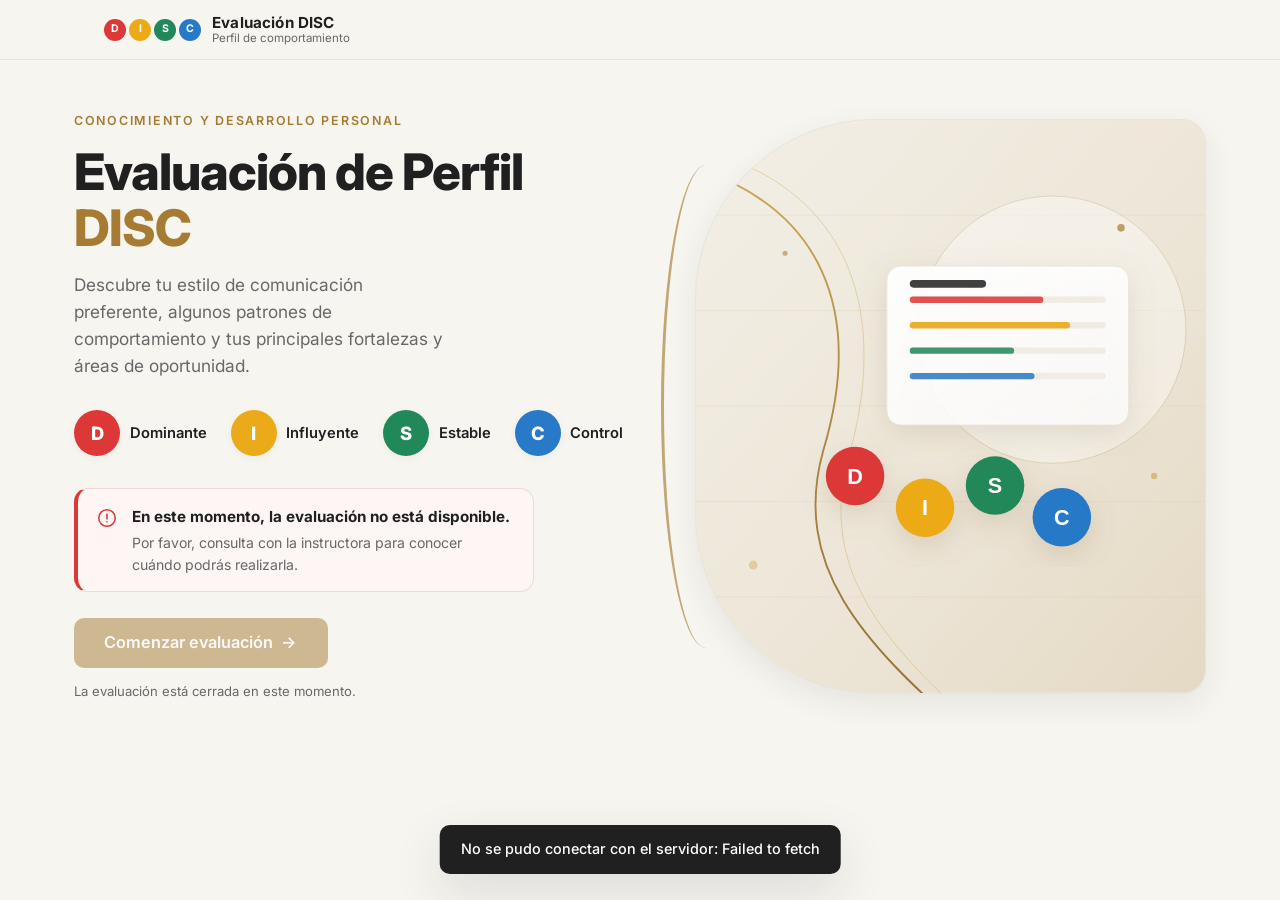
<file: index.html>
<!DOCTYPE html>
<html lang="es">
<head>
  <meta charset="UTF-8">
  <meta name="viewport" content="width=device-width, initial-scale=1.0">
  <meta name="description" content="Evaluación de perfil DISC — descubre tu estilo de comunicación preferente, patrones de comportamiento y tus principales fortalezas y áreas de oportunidad.">
  <title>Evaluación DISC</title>
  <link rel="icon" type="image/png" href="assets/logo-disc.png">
  <link rel="preconnect" href="https://fonts.googleapis.com">
  <link rel="preconnect" href="https://fonts.gstatic.com" crossorigin>
  <!-- Inter con respaldo a fuentes del sistema si no hay conexión -->
  <link href="https://fonts.googleapis.com/css2?family=Inter:wght@400;500;600;700;800&display=swap" rel="stylesheet">
  <link rel="stylesheet" href="styles.css">
</head>
<body>

  <!-- ==========================================================
       Encabezado de identidad (discreto, todas las pantallas)
  =========================================================== -->
  <header class="site-header">
    <div class="site-header__inner">
      <a href="#" class="brand" id="brandHome" aria-label="Ir al inicio de la evaluación DISC">
        <span class="brand__mark" aria-hidden="true">
          <span class="brand__dot brand__dot--d">D</span>
          <span class="brand__dot brand__dot--i">I</span>
          <span class="brand__dot brand__dot--s">S</span>
          <span class="brand__dot brand__dot--c">C</span>
        </span>
        <span class="brand__text">
          <strong>Evaluación DISC</strong>
          <small>Perfil de comportamiento</small>
        </span>
      </a>
      <nav class="site-nav" aria-label="Navegación principal">
        <span class="nav-step" id="navStep" hidden></span>
      </nav>
    </div>
  </header>

  <main id="appMain">

    <!-- ==========================================================
         PANTALLA 1 — INICIO
    =========================================================== -->
    <section class="screen screen--home is-active" id="screen-home" aria-labelledby="homeTitle">
      <div class="home">
        <div class="home__content">
          <p class="eyebrow">Conocimiento y desarrollo personal</p>
          <h1 id="homeTitle" class="home__title">Evaluación de Perfil <span class="text-gold">DISC</span></h1>
          <p class="home__lead">
            Descubre tu estilo de comunicación preferente, algunos patrones de comportamiento y tus principales fortalezas y áreas de oportunidad.
          </p>

          <ul class="disc-badges" aria-label="Las cuatro dimensiones DISC">
            <li class="disc-badge disc-badge--d">
              <span class="disc-badge__circle" aria-hidden="true">D</span>
              <span class="disc-badge__label">Dominante</span>
            </li>
            <li class="disc-badge disc-badge--i">
              <span class="disc-badge__circle" aria-hidden="true">I</span>
              <span class="disc-badge__label">Influyente</span>
            </li>
            <li class="disc-badge disc-badge--s">
              <span class="disc-badge__circle" aria-hidden="true">S</span>
              <span class="disc-badge__label">Estable</span>
            </li>
            <li class="disc-badge disc-badge--c">
              <span class="disc-badge__circle" aria-hidden="true">C</span>
              <span class="disc-badge__label">Control</span>
            </li>
          </ul>

          <!-- Aviso de evaluación cerrada (oculto cuando está activa) -->
          <div class="closed-banner" id="closedBanner" hidden role="status">
            <svg class="closed-banner__icon" viewBox="0 0 24 24" fill="none" stroke="currentColor" stroke-width="1.7" aria-hidden="true">
              <circle cx="12" cy="12" r="9"/>
              <path d="M12 8v5" stroke-linecap="round"/>
              <circle cx="12" cy="16.2" r="0.9" fill="currentColor" stroke="none"/>
            </svg>
            <div>
              <p class="closed-banner__title">En este momento, la evaluación no está disponible.</p>
              <p class="closed-banner__text">Por favor, consulta con la instructora para conocer cuándo podrás realizarla.</p>
            </div>
          </div>

          <div class="home__actions">
            <button type="button" class="btn btn--primary btn--lg" id="btnStart">
              Comenzar evaluación <span class="btn__arrow" aria-hidden="true">→</span>
            </button>
            <p class="home__note" id="homeNote">Tu respuesta es personal y confidencial.</p>
          </div>
        </div>

        <div class="home__visual" aria-hidden="true">
          <!-- Imagen local: composición abstracta profesional (sin dependencias externas) -->
          <div class="home__visual-frame">
            <img src="assets/hero.svg" alt="" class="home__visual-img" width="800" height="900">
          </div>
          <div class="home__curve"></div>
        </div>
      </div>
    </section>

    <!-- ==========================================================
         PANTALLA 2 — DATOS DEL PARTICIPANTE
    =========================================================== -->
    <section class="screen" id="screen-register" aria-labelledby="registerTitle" hidden>
      <div class="step-wrap">
        <div class="step-progress" aria-hidden="true">
          <span class="step-progress__item is-done">1</span>
          <span class="step-progress__line is-done"></span>
          <span class="step-progress__item is-current">2</span>
          <span class="step-progress__line"></span>
          <span class="step-progress__item">3</span>
          <span class="step-progress__line"></span>
          <span class="step-progress__item">4</span>
        </div>

        <div class="card card--form">
          <div class="card__header">
            <div class="card__icon" aria-hidden="true">
              <svg viewBox="0 0 24 24" fill="none" stroke="currentColor" stroke-width="1.6">
                <circle cx="12" cy="8" r="3.6"/>
                <path d="M4.8 19.2c1.3-3.2 4-4.8 7.2-4.8s5.9 1.6 7.2 4.8" stroke-linecap="round"/>
              </svg>
            </div>
            <div>
              <h2 id="registerTitle" class="card__title">Datos del participante</h2>
              <p class="card__subtitle">Por favor, completa la siguiente información.</p>
            </div>
          </div>

          <form id="participantForm" novalidate>
            <div class="form-grid">
              <div class="field field--full">
                <label class="field__label" for="fullName">Nombre completo <span class="field__required" aria-hidden="true">*</span></label>
                <div class="input-wrap">
                  <svg class="input-icon" viewBox="0 0 24 24" fill="none" stroke="currentColor" stroke-width="1.6" aria-hidden="true">
                    <circle cx="12" cy="8" r="3.6"/>
                    <path d="M4.8 19.2c1.3-3.2 4-4.8 7.2-4.8s5.9 1.6 7.2 4.8" stroke-linecap="round"/>
                  </svg>
                  <input class="input" type="text" id="fullName" name="fullName"
                         placeholder="Ej. María Rodríguez" autocomplete="name"
                         aria-describedby="fullNameError" required>
                </div>
                <p class="field__error" id="fullNameError" role="alert" hidden></p>
              </div>

              <div class="field">
                <label class="field__label" for="email">Correo electrónico <span class="field__optional">(opcional)</span></label>
                <div class="input-wrap">
                  <svg class="input-icon" viewBox="0 0 24 24" fill="none" stroke="currentColor" stroke-width="1.6" aria-hidden="true">
                    <rect x="3.2" y="5.4" width="17.6" height="13.2" rx="2.4"/>
                    <path d="M4 7.2l8 5.6 8-5.6" stroke-linecap="round"/>
                  </svg>
                  <input class="input" type="email" id="email" name="email"
                         placeholder="Ej. maria@empresa.com" autocomplete="email"
                         aria-describedby="emailError">
                </div>
                <p class="field__error" id="emailError" role="alert" hidden></p>
              </div>

              <div class="field">
                <label class="field__label" for="position">Puesto <span class="field__optional">(opcional)</span></label>
                <div class="input-wrap">
                  <svg class="input-icon" viewBox="0 0 24 24" fill="none" stroke="currentColor" stroke-width="1.6" aria-hidden="true">
                    <rect x="3.4" y="7.6" width="17.2" height="12" rx="2.2"/>
                    <path d="M9 7.6V6.4A1.8 1.8 0 0 1 10.8 4.6h2.4A1.8 1.8 0 0 1 15 6.4v1.2" stroke-linecap="round"/>
                  </svg>
                  <input class="input" type="text" id="position" name="position"
                         placeholder="Ej. Coordinadora" autocomplete="organization-title">
                </div>
              </div>

              <div class="field field--full">
                <label class="field__label" for="company">Empresa <span class="field__optional">(opcional)</span></label>
                <div class="input-wrap">
                  <svg class="input-icon" viewBox="0 0 24 24" fill="none" stroke="currentColor" stroke-width="1.6" aria-hidden="true">
                    <rect x="4.4" y="4.2" width="10.4" height="15.6" rx="1.6"/>
                    <path d="M14.8 9.6h4.4a1.4 1.4 0 0 1 1.4 1.4v8.8" stroke-linecap="round"/>
                    <path d="M7.4 8h4.4M7.4 11.4h4.4M7.4 14.8h4.4" stroke-linecap="round"/>
                  </svg>
                  <input class="input" type="text" id="company" name="company"
                         placeholder="Ej. Empresa ABC" autocomplete="organization">
                </div>
              </div>
            </div>

            <div class="card__footer">
              <button type="button" class="btn btn--ghost" id="btnBackHome">← Volver al inicio</button>
              <button type="submit" class="btn btn--primary">Siguiente <span class="btn__arrow" aria-hidden="true">→</span></button>
            </div>
          </form>
        </div>
      </div>
    </section>

    <!-- ==========================================================
         PANTALLA 3 — INSTRUCCIONES
    =========================================================== -->
    <section class="screen" id="screen-instructions" aria-labelledby="instructionsTitle" hidden>
      <div class="step-wrap step-wrap--wide">
        <div class="card">
          <div class="card__header">
            <div class="card__icon" aria-hidden="true">
              <svg viewBox="0 0 24 24" fill="none" stroke="currentColor" stroke-width="1.6">
                <path d="M5 5.6A1.6 1.6 0 0 1 6.6 4h10.8A1.6 1.6 0 0 1 19 5.6v12.8a1.6 1.6 0 0 1-1.6 1.6H6.6A1.6 1.6 0 0 1 5 18.4z"/>
                <path d="M8.4 8.4h7.2M8.4 12h7.2M8.4 15.6h4.4" stroke-linecap="round"/>
              </svg>
            </div>
            <div>
              <h2 id="instructionsTitle" class="card__title">Instrucciones</h2>
              <p class="card__subtitle">Antes de comenzar, lee cuidadosamente las indicaciones.</p>
            </div>
          </div>

          <div class="instruction-highlights">
            <article class="instruction-card instruction-card--most">
              <span class="instruction-card__tag">
                <svg viewBox="0 0 24 24" fill="none" stroke="currentColor" stroke-width="2" aria-hidden="true">
                  <path d="M5 12.8l4.4 4.4L19 7.6" stroke-linecap="round" stroke-linejoin="round"/>
                </svg>
                4 · Más me representa
              </span>
              <h3 class="instruction-card__title">La característica que más se parece a ti</h3>
              <p class="instruction-card__text">Asigna el 4 a la opción que mejor describe tu comportamiento habitual.</p>
            </article>

            <article class="instruction-card instruction-card--least">
              <span class="instruction-card__tag">
                <svg viewBox="0 0 24 24" fill="none" stroke="currentColor" stroke-width="2" aria-hidden="true">
                  <path d="M6.5 12h11" stroke-linecap="round"/>
                </svg>
                1 · Menos me representa
              </span>
              <h3 class="instruction-card__title">La característica que menos se parece a ti</h3>
              <p class="instruction-card__text">Asigna el 1 a la opción que menos describe tu comportamiento habitual. Usa el 2 y el 3 para las demás, sin repetir números en el grupo.</p>
            </article>
          </div>

          <div class="tips">
            <h3 class="tips__title">Recomendaciones</h3>
            <ul class="tips__list">
              <li>
                <svg viewBox="0 0 24 24" fill="none" stroke="currentColor" stroke-width="1.8" aria-hidden="true"><path d="M5 12.8l4.4 4.4L19 7.6" stroke-linecap="round" stroke-linejoin="round"/></svg>
                No hay respuestas correctas o incorrectas.
              </li>
              <li>
                <svg viewBox="0 0 24 24" fill="none" stroke="currentColor" stroke-width="1.8" aria-hidden="true"><path d="M5 12.8l4.4 4.4L19 7.6" stroke-linecap="round" stroke-linejoin="round"/></svg>
                Responde pensando en tu comportamiento habitual.
              </li>
              <li>
                <svg viewBox="0 0 24 24" fill="none" stroke="currentColor" stroke-width="1.8" aria-hidden="true"><path d="M5 12.8l4.4 4.4L19 7.6" stroke-linecap="round" stroke-linejoin="round"/></svg>
                Lee cada grupo de palabras con atención.
              </li>
              <li>
                <svg viewBox="0 0 24 24" fill="none" stroke="currentColor" stroke-width="1.8" aria-hidden="true"><path d="M5 12.8l4.4 4.4L19 7.6" stroke-linecap="round" stroke-linejoin="round"/></svg>
                Responde con sinceridad.
              </li>
              <li>
                <svg viewBox="0 0 24 24" fill="none" stroke="currentColor" stroke-width="1.8" aria-hidden="true"><path d="M5 12.8l4.4 4.4L19 7.6" stroke-linecap="round" stroke-linejoin="round"/></svg>
                Sigue las instrucciones específicas que aparecen en cada grupo.
              </li>
            </ul>
          </div>

          <!-- TODO(GAS): adaptar este texto a las reglas exactas del cuestionario
               original de la instructora antes de publicar. -->

          <div class="card__footer">
            <button type="button" class="btn btn--ghost" id="btnBackRegister">← Anterior</button>
            <button type="button" class="btn btn--primary" id="btnStartQuestions">
              Comenzar evaluación <span class="btn__arrow" aria-hidden="true">→</span>
            </button>
          </div>
        </div>
      </div>
    </section>

    <!-- ==========================================================
         PANTALLA 4 — FORMULARIO DE EVALUACIÓN
    =========================================================== -->
    <section class="screen" id="screen-questions" aria-labelledby="questionsTitle" hidden>
      <div class="step-wrap step-wrap--wide">
        <div class="card card--quiz">
          <div class="quiz-top">
            <div class="quiz-top__row">
              <div class="quiz-top__identity">
                <span class="disc-dots" aria-hidden="true">
                  <i class="dot dot--d"></i><i class="dot dot--i"></i><i class="dot dot--s"></i><i class="dot dot--c"></i>
                </span>
                <div>
                  <h2 id="questionsTitle" class="card__title">Evaluación DISC</h2>
                  <p class="card__subtitle">Lee las opciones y responde siguiendo las instrucciones de la evaluación.</p>
                </div>
              </div>
            </div>
            <div class="progress" role="progressbar" aria-valuemin="0" aria-valuemax="100"
                 aria-valuenow="0" aria-label="Progreso de la evaluación" id="quizProgress">
              <div class="progress__bar" id="quizProgressBar" style="width: 0%"></div>
            </div>
          </div>

          <div class="quiz-body">
            <div class="quiz-instruction" id="quizInstruction">
              En cada columna asigna un valor del <strong>1 al 4</strong>, sin repetir números: <strong>4</strong> es lo que <strong>más</strong> se parece a ti y <strong>1</strong> lo que <strong>menos</strong> se parece a ti.
            </div>
            <ul class="option-list" id="optionList" aria-label="Características del grupo"></ul>
          </div>

          <div class="quiz-message" id="quizMessage" role="alert" hidden></div>

          <div class="card__footer">
            <button type="button" class="btn btn--ghost" id="btnPrevGroup">← Anterior</button>
            <button type="button" class="btn btn--primary" id="btnNextGroup">
              Siguiente <span class="btn__arrow" aria-hidden="true">→</span>
            </button>
          </div>
        </div>
      </div>
    </section>

    <!-- ==========================================================
         PANTALLA 5 — CONFIRMACIÓN Y PROCESAMIENTO
    =========================================================== -->
    <section class="screen" id="screen-processing" aria-labelledby="processingTitle" hidden>
      <div class="step-wrap">
        <div class="card card--center processing-card">
          <div class="processing-icon" aria-hidden="true">
            <svg class="processing-icon__check" viewBox="0 0 24 24" fill="none" stroke="currentColor" stroke-width="1.8">
              <path d="M5 12.8l4.4 4.4L19 7.6" stroke-linecap="round" stroke-linejoin="round"/>
            </svg>
            <span class="processing-icon__ring"></span>
          </div>
          <h2 id="processingTitle" class="processing-card__title">¡Listo!</h2>
          <p class="processing-card__text">Has completado la evaluación.</p>
          <p class="processing-card__sub" id="processingSub">Estamos preparando tus resultados y tu reporte personalizado.</p>

          <div class="loader" aria-hidden="true"><span></span><span></span><span></span></div>

          <!-- Error de envío (solo se muestra si falla la futura integración) -->
          <div class="send-error" id="sendError" hidden role="alert">
            <p>No pudimos procesar tus respuestas. Por favor, inténtalo de nuevo.</p>
            <button type="button" class="btn btn--primary" id="btnRetry">Reintentar</button>
            <p class="send-error__detail" id="sendErrorDetail"></p>
          </div>
        </div>
      </div>
    </section>

    <!-- ==========================================================
         PANTALLA 6 — RESULTADOS
    =========================================================== -->
    <section class="screen" id="screen-results" aria-labelledby="resultsTitle" hidden>
      <div class="step-wrap step-wrap--wide">

        <p class="results-eyebrow" id="resultsTitle">Tu perfil predominante es:</p>

        <div class="results-hero" id="resultsHero">
          <div class="results-hero__badges" id="resultLetter" aria-hidden="true"></div>
          <div class="results-hero__info">
            <h2 class="results-hero__name" id="resultName">El Influyente</h2>
            <p class="results-hero__desc" id="resultDesc"></p>
            <div class="results-hero__meta">
              <span class="meta-chip">
                <svg viewBox="0 0 24 24" fill="none" stroke="currentColor" stroke-width="1.6" aria-hidden="true"><circle cx="12" cy="8" r="3.4"/><path d="M5.2 19c1.2-2.9 3.7-4.4 6.8-4.4s5.6 1.5 6.8 4.4" stroke-linecap="round"/></svg>
                <span id="resultParticipant">Participante</span>
              </span>
              <span class="meta-chip">
                <svg viewBox="0 0 24 24" fill="none" stroke="currentColor" stroke-width="1.6" aria-hidden="true"><rect x="4" y="5.4" width="16" height="14" rx="2"/><path d="M8 3.6v3.2M16 3.6v3.2M4 10h16" stroke-linecap="round"/></svg>
                <span id="resultDate">—</span>
              </span>
            </div>
          </div>
        </div>

        <section class="card results-affinity" aria-labelledby="affinityTitle">
          <h3 id="affinityTitle" class="section-title">Afinidad con otros perfiles</h3>
          <div id="affinityContent"></div>
        </section>

        <div class="results-grid">
          <section class="card results-scores" aria-labelledby="scoresTitle">
            <h3 id="scoresTitle" class="section-title">Puntuaciones por dimensión</h3>
            <div class="score-radar" id="scoreRadar"></div>
            <ul class="score-bars" id="scoreBars"></ul>
            <p class="scores-note">Porcentaje de tu valoración total por dimensión.</p>
          </section>

          <section class="card results-report" aria-labelledby="reportTitle">
            <h3 id="reportTitle" class="section-title">Tu informe</h3>
            <p class="results-report__text">
              Obtén una descripción detallada de tu perfil: características, comportamiento laboral,
              comunicación, fortalezas y recomendaciones de desarrollo.
            </p>
            <div class="results-report__actions">
              <button type="button" class="btn btn--primary" id="btnViewReport">Ver reporte completo</button>
              <div class="results-report__downloads" id="downloadButtons"></div>
            </div>
            <button type="button" class="link-btn" id="btnRestart">← Volver al inicio</button>
          </section>
        </div>
      </div>
    </section>

  </main>

  <footer class="site-footer">
    <p>DISC · Desarrollado por savlabscr.com · © 2026</p>
  </footer>

  <!-- ==========================================================
       Vista previa del reporte (modal HTML con datos ficticios)
  =========================================================== -->
  <div class="modal" id="reportModal" hidden>
    <div class="modal__backdrop" data-close-modal></div>
    <div class="modal__dialog" role="dialog" aria-modal="true" aria-labelledby="reportModalTitle">
      <header class="modal__header">
        <div>
          <p class="modal__eyebrow">Vista previa del informe</p>
          <h2 id="reportModalTitle" class="modal__title">Reporte de perfil DISC</h2>
        </div>
        <button type="button" class="modal__close" data-close-modal aria-label="Cerrar reporte">×</button>
      </header>
      <div class="modal__body" id="reportModalBody"></div>
      <footer class="modal__footer">
        <p class="modal__footnote">El PDF incluye el nombre del participante y la fecha de la evaluación.</p>
        <button type="button" class="btn btn--ghost" data-close-modal>Cerrar</button>
      </footer>
    </div>
  </div>

  <!-- Versión imprimible del informe (solo visible al imprimir / guardar PDF) -->
  <div id="printReport" class="print-report" aria-hidden="true"></div>

  <!-- Aviso flotante (toasts) -->
  <div class="toast" id="toast" role="status" aria-live="polite" hidden></div>

  <script src="config.js"></script>
  <script src="reports.js"></script>
  <script src="app.js"></script>
</body>
</html>
</file>
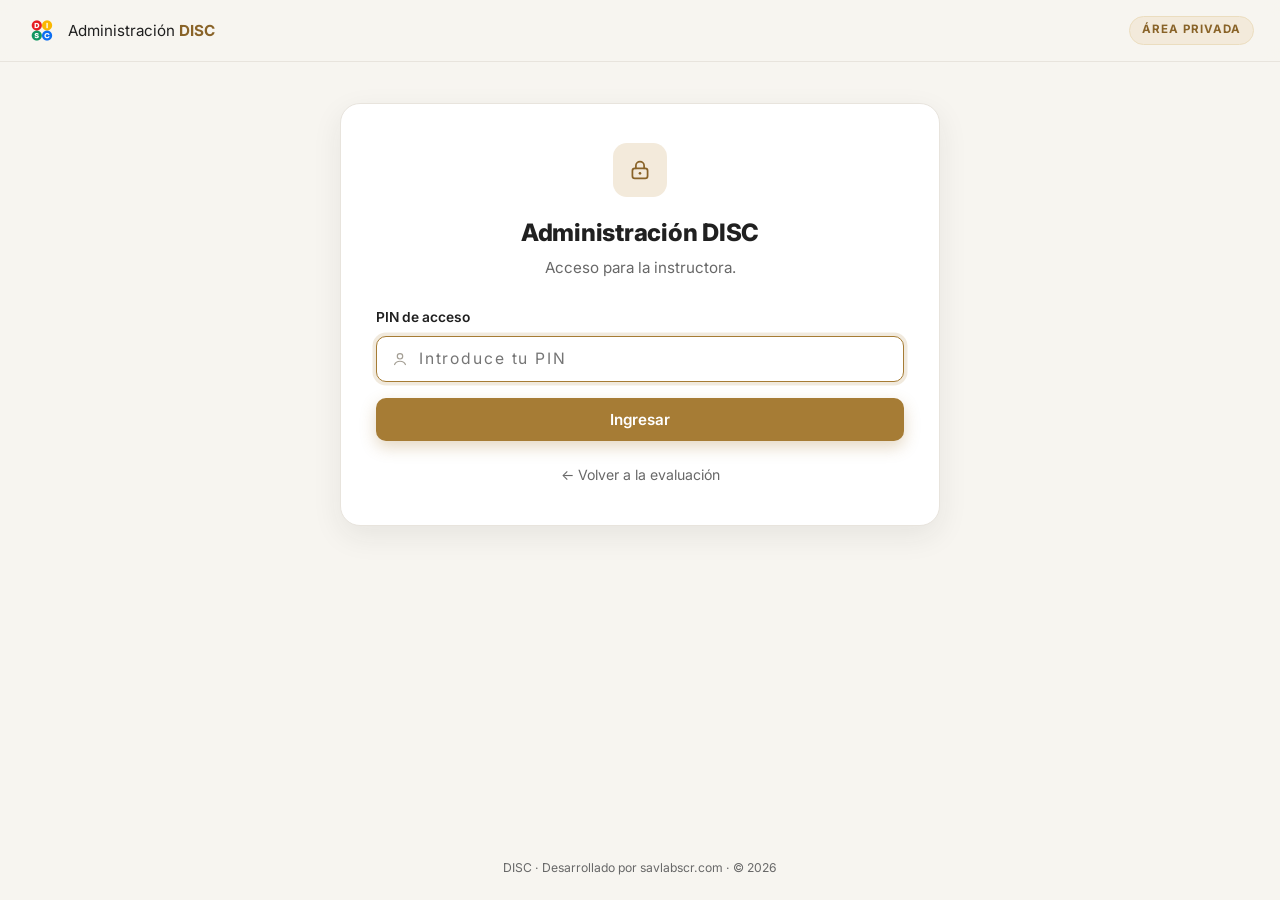
<file: admin.html>
<!DOCTYPE html>
<html lang="es">
<head>
  <meta charset="UTF-8">
  <meta name="viewport" content="width=device-width, initial-scale=1.0">
  <meta name="robots" content="noindex, nofollow">
  <title>Administración · Evaluación DISC</title>
  <link rel="icon" type="image/png" href="assets/logo-disc.png">
  <link href="https://fonts.googleapis.com/css2?family=Inter:wght@400;500;600;700;800&display=swap" rel="stylesheet">
  <link rel="stylesheet" href="admin.css">
</head>
<body>

  <header class="admin-header">
    <a href="index.html" class="admin-brand" aria-label="Ir a la página de participantes">
      <img class="admin-brand__logo" src="assets/logo-disc.png" alt="" width="32" height="32">
      <span>Administración <strong>DISC</strong></span>
    </a>
    <span class="admin-header__tag">Área privada</span>
  </header>

  <main class="admin-main">

    <!-- ==========================================================
         ACCESO ADMINISTRATIVO
    =========================================================== -->
    <section class="admin-view" id="viewLogin">
      <div class="admin-card">
        <div class="admin-card__icon" aria-hidden="true">
          <svg viewBox="0 0 24 24" fill="none" stroke="currentColor" stroke-width="1.6">
            <rect x="5" y="10.4" width="14" height="9.4" rx="2.2"/>
            <path d="M8.2 10.4V8a3.8 3.8 0 0 1 7.6 0v2.4" stroke-linecap="round"/>
            <circle cx="12" cy="15.1" r="1.2" fill="currentColor" stroke="none"/>
          </svg>
        </div>
        <h1 class="admin-card__title">Administración DISC</h1>
        <p class="admin-card__subtitle">Acceso para la instructora.</p>

        <form id="loginForm" novalidate>
          <label class="field__label" for="pin">PIN de acceso</label>
          <div class="input-wrap">
            <svg class="input-icon" viewBox="0 0 24 24" fill="none" stroke="currentColor" stroke-width="1.6" aria-hidden="true">
              <path d="M15.6 8.4a3.6 3.6 0 1 1-7.2 0 3.6 3.6 0 0 1 7.2 0z"/>
              <path d="M4.8 19.4c1.1-2.9 3.7-4.4 7.2-4.4s6.1 1.5 7.2 4.4" stroke-linecap="round"/>
            </svg>
            <input class="input" type="password" id="pin" inputmode="numeric"
                   placeholder="Introduce tu PIN" autocomplete="off"
                   aria-describedby="pinError" required>
          </div>
          <p class="field__error" id="pinError" role="alert" hidden></p>

          <button type="submit" class="btn btn--primary btn--block" id="btnLogin">
            Ingresar
          </button>
        </form>

        <a class="back-link" href="index.html">← Volver a la evaluación</a>
      </div>
    </section>

    <!-- ==========================================================
         PANEL ADMINISTRATIVO
    =========================================================== -->
    <section class="admin-view" id="viewPanel" hidden>
      <div class="panel-head">
        <div>
          <h1 class="panel-head__title">Control de la evaluación</h1>
          <p class="panel-head__subtitle">Administra la disponibilidad del formulario.</p>
        </div>
        <div class="panel-head__actions">
          <span class="status-pill" id="statusPill">
            <span class="status-pill__dot" aria-hidden="true"></span>
            <span id="statusPillText">Comprobando…</span>
          </span>
          <button type="button" class="btn btn--ghost" id="btnLogout">Cerrar sesión</button>
        </div>
      </div>

      <div class="admin-card admin-card--wide">
        <div class="switch-row">
          <div class="switch-row__info">
            <h2 class="switch-row__title">Estado actual</h2>
            <p class="switch-row__state" id="stateLabel">—</p>
            <p class="switch-row__hint" id="stateHint">
              Cuando la evaluación está activa, los participantes pueden iniciar
              y completar el formulario desde la página pública.
            </p>
          </div>

          <label class="switch" for="activeToggle">
            <input type="checkbox" id="activeToggle" role="switch"
                   aria-describedby="stateHint">
            <span class="switch__track" aria-hidden="true"><span class="switch__thumb"></span></span>
            <span class="switch__text" id="switchText">Activar</span>
          </label>
        </div>

        <div class="divider" role="presentation"></div>

        <div class="effect-box">
          <h3 class="effect-box__title">Efecto del cambio</h3>
          <p class="effect-box__text" id="effectText">
            Al desactivar, la página pública mostrará el aviso de evaluación no
            disponible y bloqueará el botón de inicio. El estado se comparte con
            la página de participantes.
          </p>
        </div>

        <div class="toast" id="adminToast" role="status" aria-live="polite" hidden></div>
      </div>

      <div class="admin-card admin-card--wide qr-card">
        <h2 class="switch-row__title">Código QR de la evaluación</h2>
        <p class="switch-row__hint">Los participantes pueden escanearlo para entrar a la evaluación.</p>
        <div class="qr-card__body">
          <canvas id="qrCanvas" class="qr-card__canvas" aria-label="Código QR de la evaluación"></canvas>
          <div class="qr-card__info">
            <p class="qr-card__url" id="qrUrl"></p>
            <div class="qr-card__actions">
              <button type="button" class="btn btn--primary" id="btnCopyQr">Copiar PNG</button>
              <button type="button" class="btn btn--outline" id="btnDownloadQr">Descargar PNG</button>
            </div>
          </div>
        </div>
      </div>

      <a class="back-link back-link--center" href="index.html">← Ver la página de participantes</a>
    </section>

  </main>

  <footer class="admin-footer">
    <p>DISC · Desarrollado por savlabscr.com · © 2026</p>
  </footer>

  <script src="assets/vendor/qrcode.js"></script>
  <script src="config.js"></script>
  <script src="admin.js"></script>
</body>
</html>
</file>
<file: styles.css>
/* ==========================================================================
   Evaluación DISC — Estilos globales
   Paleta y lenguaje visual según propuesta de diseño.
   ========================================================================== */

:root {
  --bg: #F7F5F0;
  --surface: #FFFFFF;
  --text: #202020;
  --text-soft: #686868;
  --gold: #A67C35;
  --gold-dark: #896328;
  --gold-soft: #F3EADB;
  --red: #DC3838;
  --yellow: #EBAA19;
  --green: #21885A;
  --blue: #2879C7;
  --border: #E8E4DD;
  --danger: #C0392B;
  --success: #21885A;

  --radius: 14px;
  --radius-lg: 20px;
  --shadow-sm: 0 2px 8px rgba(32, 32, 32, 0.05);
  --shadow-md: 0 10px 30px rgba(32, 32, 32, 0.08);
  --shadow-lg: 0 18px 50px rgba(32, 32, 32, 0.12);

  --font: "Inter", -apple-system, BlinkMacSystemFont, "Segoe UI", Roboto,
    Helvetica, Arial, sans-serif;

  --ease: cubic-bezier(0.22, 0.61, 0.36, 1);
}

/* --------------------------------------------------------------------------
   Base
-------------------------------------------------------------------------- */
*,
*::before,
*::after {
  box-sizing: border-box;
}

html {
  -webkit-text-size-adjust: 100%;
}

body {
  margin: 0;
  min-height: 100vh;
  display: flex;
  flex-direction: column;
  font-family: var(--font);
  background: var(--bg);
  color: var(--text);
  line-height: 1.55;
  -webkit-font-smoothing: antialiased;
}

img {
  max-width: 100%;
  display: block;
}

button {
  font-family: inherit;
}

[hidden] {
  display: none !important;
}

:focus-visible {
  outline: 2.5px solid var(--gold);
  outline-offset: 2px;
  border-radius: 6px;
}

.text-gold {
  color: var(--gold);
}

/* --------------------------------------------------------------------------
   Encabezado y pie
-------------------------------------------------------------------------- */
.site-header {
  position: sticky;
  top: 0;
  z-index: 40;
  background: rgba(247, 245, 240, 0.92);
  backdrop-filter: blur(8px);
  border-bottom: 1px solid var(--border);
}

.site-header__inner {
  max-width: 1120px;
  margin: 0 auto;
  padding: 0.85rem 1.5rem;
  display: flex;
  align-items: center;
  justify-content: space-between;
  gap: 1rem;
}

.brand {
  display: inline-flex;
  align-items: center;
  gap: 0.7rem;
  text-decoration: none;
  color: inherit;
}

.brand__mark {
  display: inline-flex;
  gap: 3px;
}

.brand__dot {
  width: 22px;
  height: 22px;
  border-radius: 50%;
  display: inline-flex;
  align-items: center;
  justify-content: center;
  color: #fff;
  font-size: 0.66rem;
  font-weight: 700;
}

.brand__dot--d { background: var(--red); }
.brand__dot--i { background: var(--yellow); }
.brand__dot--s { background: var(--green); }
.brand__dot--c { background: var(--blue); }

.brand__text {
  display: flex;
  flex-direction: column;
  line-height: 1.2;
}

.brand__text strong {
  font-size: 0.95rem;
  font-weight: 700;
  letter-spacing: 0.01em;
}

.brand__text small {
  font-size: 0.72rem;
  color: var(--text-soft);
}

.nav-step {
  font-size: 0.8rem;
  font-weight: 600;
  color: var(--gold);
  background: var(--gold-soft);
  border: 1px solid #EBDDBF;
  padding: 0.35rem 0.85rem;
  border-radius: 999px;
  white-space: nowrap;
}

.site-footer {
  margin-top: auto;
  padding: 1.6rem 1.5rem;
  text-align: center;
  font-size: 0.78rem;
  color: var(--text-soft);
}

.site-footer p {
  margin: 0;
}

/* --------------------------------------------------------------------------
   Pantallas (navegación SPA)
-------------------------------------------------------------------------- */
.screen {
  display: none;
  animation: screenIn 0.45s var(--ease);
}

.screen.is-active {
  display: block;
}

@keyframes screenIn {
  from {
    opacity: 0;
    transform: translateY(10px);
  }
  to {
    opacity: 1;
    transform: translateY(0);
  }
}

@media (prefers-reduced-motion: reduce) {
  .screen,
  .screen.is-active {
    animation: none;
  }
  * {
    transition-duration: 0.01ms !important;
  }
}

/* --------------------------------------------------------------------------
   Pantalla 1 — Inicio
-------------------------------------------------------------------------- */
.screen--home.is-active {
  display: flex;
}

.home {
  width: 100%;
  max-width: 1180px;
  margin: 0 auto;
  padding: 3.2rem 1.5rem 4rem;
  display: grid;
  grid-template-columns: minmax(0, 1.05fr) minmax(0, 0.95fr);
  gap: 3.5rem;
  align-items: center;
}

.eyebrow {
  margin: 0 0 0.8rem;
  font-size: 0.78rem;
  font-weight: 600;
  letter-spacing: 0.14em;
  text-transform: uppercase;
  color: var(--gold);
}

.home__title {
  margin: 0 0 1rem;
  font-size: clamp(2.1rem, 4.2vw, 3.15rem);
  line-height: 1.12;
  font-weight: 800;
  letter-spacing: -0.02em;
}

.home__lead {
  margin: 0 0 1.9rem;
  font-size: 1.08rem;
  color: var(--text-soft);
  max-width: 34ch;
}

.disc-badges {
  list-style: none;
  margin: 0 0 2rem;
  padding: 0;
  display: flex;
  flex-wrap: wrap;
  gap: 1.1rem 1.5rem;
}

.disc-badge {
  display: inline-flex;
  align-items: center;
  gap: 0.6rem;
}

.disc-badge__circle {
  width: 46px;
  height: 46px;
  border-radius: 50%;
  display: inline-flex;
  align-items: center;
  justify-content: center;
  color: #fff;
  font-weight: 800;
  font-size: 1.15rem;
  box-shadow: var(--shadow-sm);
}

.disc-badge--d .disc-badge__circle { background: var(--red); }
.disc-badge--i .disc-badge__circle { background: var(--yellow); }
.disc-badge--s .disc-badge__circle { background: var(--green); }
.disc-badge--c .disc-badge__circle { background: var(--blue); }

.disc-badge__label {
  font-size: 0.92rem;
  font-weight: 600;
}

.closed-banner {
  display: flex;
  gap: 0.85rem;
  align-items: flex-start;
  background: #FDF6F5;
  border: 1px solid #F3D7D4;
  border-left: 4px solid var(--red);
  border-radius: var(--radius);
  padding: 1rem 1.15rem;
  margin-bottom: 1.6rem;
  color: #7A2E28;
  max-width: 46ch;
}

.closed-banner__icon {
  width: 22px;
  height: 22px;
  flex-shrink: 0;
  margin-top: 2px;
  color: var(--red);
}

.closed-banner__title {
  margin: 0 0 0.2rem;
  font-weight: 700;
  font-size: 0.95rem;
  color: var(--text);
}

.closed-banner__text {
  margin: 0;
  font-size: 0.88rem;
  color: var(--text-soft);
}

.home__actions {
  display: flex;
  flex-direction: column;
  align-items: flex-start;
  gap: 0.8rem;
}

.home__note {
  margin: 0;
  font-size: 0.82rem;
  color: var(--text-soft);
}

/* Composición visual derecha con curva dorada */
.home__visual {
  position: relative;
  min-height: 420px;
}

.home__visual-frame {
  position: relative;
  overflow: hidden;
  border-radius: 180px 24px 24px 180px;
  box-shadow: var(--shadow-md);
  border: 1px solid var(--border);
  background: #EDE6D8;
  z-index: 1;
}

.home__visual-img {
  width: 100%;
  height: 100%;
  object-fit: cover;
  aspect-ratio: 8 / 9;
}

.home__curve {
  position: absolute;
  left: -34px;
  top: 8%;
  bottom: 8%;
  width: 90px;
  border-left: 3px solid var(--gold);
  border-radius: 50%;
  opacity: 0.65;
  z-index: 2;
}

/* --------------------------------------------------------------------------
   Estructura de pasos (pantallas 2 a 6)
-------------------------------------------------------------------------- */
.step-wrap {
  max-width: 660px;
  margin: 0 auto;
  padding: 2.6rem 1.5rem 3.5rem;
}

.step-wrap--wide {
  max-width: 920px;
}

/* Indicador de pasos (registro) */
.step-progress {
  display: flex;
  align-items: center;
  justify-content: center;
  gap: 0;
  margin-bottom: 1.6rem;
}

.step-progress__item {
  width: 30px;
  height: 30px;
  border-radius: 50%;
  display: inline-flex;
  align-items: center;
  justify-content: center;
  font-size: 0.78rem;
  font-weight: 700;
  color: var(--text-soft);
  background: var(--surface);
  border: 1.5px solid var(--border);
  flex-shrink: 0;
}

.step-progress__item.is-done {
  background: var(--gold);
  border-color: var(--gold);
  color: #fff;
}

.step-progress__item.is-current {
  background: var(--gold-soft);
  border-color: var(--gold);
  color: var(--gold-dark);
}

.step-progress__line {
  width: 42px;
  height: 1.5px;
  background: var(--border);
}

.step-progress__line.is-done {
  background: var(--gold);
}

/* --------------------------------------------------------------------------
   Tarjetas
-------------------------------------------------------------------------- */
.card {
  background: var(--surface);
  border: 1px solid var(--border);
  border-radius: var(--radius-lg);
  box-shadow: var(--shadow-md);
  padding: 2.2rem 2.4rem;
}

.card--center {
  text-align: center;
}

.card__header {
  display: flex;
  align-items: flex-start;
  gap: 1rem;
  margin-bottom: 1.8rem;
}

.card__icon {
  width: 46px;
  height: 46px;
  border-radius: 12px;
  background: var(--gold-soft);
  color: var(--gold-dark);
  display: inline-flex;
  align-items: center;
  justify-content: center;
  flex-shrink: 0;
}

.card__icon svg {
  width: 24px;
  height: 24px;
}

.card__title {
  margin: 0 0 0.2rem;
  font-size: 1.45rem;
  font-weight: 700;
  letter-spacing: -0.01em;
}

.card__subtitle {
  margin: 0;
  color: var(--text-soft);
  font-size: 0.95rem;
}

.card__footer {
  display: flex;
  justify-content: space-between;
  align-items: center;
  gap: 1rem;
  margin-top: 2rem;
  flex-wrap: wrap;
}

/* --------------------------------------------------------------------------
   Botones
-------------------------------------------------------------------------- */
.btn {
  display: inline-flex;
  align-items: center;
  justify-content: center;
  gap: 0.5rem;
  border: none;
  border-radius: 10px;
  padding: 0.78rem 1.5rem;
  font-size: 0.95rem;
  font-weight: 600;
  cursor: pointer;
  transition: background 0.2s var(--ease), color 0.2s var(--ease),
    box-shadow 0.2s var(--ease), transform 0.15s var(--ease),
    border-color 0.2s var(--ease);
  text-decoration: none;
  line-height: 1.2;
}

.btn:active {
  transform: translateY(1px);
}

.btn--primary {
  background: var(--gold);
  color: #fff;
  box-shadow: 0 6px 16px rgba(166, 124, 53, 0.3);
}

.btn--primary:hover:not(:disabled) {
  background: var(--gold-dark);
  box-shadow: 0 8px 20px rgba(137, 99, 40, 0.36);
}

.btn--lg {
  padding: 0.95rem 1.9rem;
  font-size: 1.02rem;
}

.btn--ghost {
  background: transparent;
  color: var(--text-soft);
  padding-left: 0.6rem;
  padding-right: 0.6rem;
}

.btn--ghost:hover {
  color: var(--text);
}

.btn--outline {
  background: var(--surface);
  color: var(--gold-dark);
  border: 1.5px solid var(--gold);
}

.btn--outline:hover {
  background: var(--gold-soft);
}

.btn:disabled {
  opacity: 0.5;
  cursor: not-allowed;
  box-shadow: none;
}

.btn__arrow {
  transition: transform 0.2s var(--ease);
}

.btn:hover:not(:disabled) .btn__arrow {
  transform: translateX(3px);
}

.btn__icon {
  width: 18px;
  height: 18px;
}

.link-btn {
  background: none;
  border: none;
  color: var(--text-soft);
  font-size: 0.9rem;
  font-weight: 500;
  cursor: pointer;
  padding: 0.4rem 0;
  margin-top: 1rem;
  text-decoration: underline;
  text-underline-offset: 3px;
}

.link-btn:hover {
  color: var(--gold-dark);
}

/* --------------------------------------------------------------------------
   Formulario (pantalla 2)
-------------------------------------------------------------------------- */
.form-grid {
  display: grid;
  grid-template-columns: 1fr 1fr;
  gap: 1.25rem;
}

.field--full {
  grid-column: 1 / -1;
}

.field__label {
  display: block;
  font-size: 0.86rem;
  font-weight: 600;
  margin-bottom: 0.4rem;
}

.field__required {
  color: var(--red);
}

.field__optional {
  color: var(--text-soft);
  font-weight: 400;
  font-size: 0.8rem;
}

.input-wrap {
  position: relative;
}

.input-icon {
  position: absolute;
  left: 0.9rem;
  top: 50%;
  transform: translateY(-50%);
  width: 18px;
  height: 18px;
  color: #A39E94;
  pointer-events: none;
}

.input {
  width: 100%;
  border: 1.5px solid var(--border);
  border-radius: 10px;
  background: #FDFCFA;
  padding: 0.75rem 0.95rem 0.75rem 2.6rem;
  font-size: 0.95rem;
  font-family: inherit;
  color: var(--text);
  transition: border-color 0.2s var(--ease), box-shadow 0.2s var(--ease),
    background 0.2s var(--ease);
}

.input::placeholder {
  color: #B0AAA0;
}

.input:hover {
  border-color: #D8D2C7;
}

.input:focus {
  outline: none;
  border-color: var(--gold);
  background: #fff;
  box-shadow: 0 0 0 3.5px rgba(166, 124, 53, 0.16);
}

.input.is-invalid {
  border-color: var(--danger);
  background: #FDF7F6;
}

.input.is-invalid:focus {
  box-shadow: 0 0 0 3.5px rgba(192, 57, 43, 0.14);
}

.field__error {
  margin: 0.4rem 0 0;
  font-size: 0.82rem;
  color: var(--danger);
  font-weight: 500;
}

/* --------------------------------------------------------------------------
   Instrucciones (pantalla 3)
-------------------------------------------------------------------------- */
.instruction-highlights {
  display: grid;
  grid-template-columns: 1fr 1fr;
  gap: 1.1rem;
  margin-bottom: 1.8rem;
}

.instruction-card {
  border-radius: var(--radius);
  padding: 1.3rem 1.4rem;
  border: 1px solid var(--border);
}

.instruction-card--most {
  background: #F1F9F4;
  border-color: #CBE7D6;
  border-left: 4px solid var(--green);
}

.instruction-card--least {
  background: #FDF4F3;
  border-color: #F3D7D4;
  border-left: 4px solid var(--red);
}

.instruction-card__tag {
  display: inline-flex;
  align-items: center;
  gap: 0.4rem;
  font-size: 0.75rem;
  font-weight: 700;
  text-transform: uppercase;
  letter-spacing: 0.06em;
  margin-bottom: 0.6rem;
}

.instruction-card__tag svg {
  width: 15px;
  height: 15px;
}

.instruction-card--most .instruction-card__tag { color: var(--green); }
.instruction-card--least .instruction-card__tag { color: var(--red); }

.instruction-card__title {
  margin: 0 0 0.4rem;
  font-size: 1rem;
  font-weight: 700;
}

.instruction-card__text {
  margin: 0;
  font-size: 0.9rem;
  color: var(--text-soft);
}

.tips {
  background: #FBFAF7;
  border: 1px solid var(--border);
  border-radius: var(--radius);
  padding: 1.3rem 1.5rem;
}

.tips__title {
  margin: 0 0 0.8rem;
  font-size: 0.95rem;
  font-weight: 700;
}

.tips__list {
  list-style: none;
  margin: 0;
  padding: 0;
  display: grid;
  gap: 0.55rem;
}

.tips__list li {
  display: flex;
  gap: 0.6rem;
  align-items: flex-start;
  font-size: 0.92rem;
  color: var(--text-soft);
}

.tips__list svg {
  width: 17px;
  height: 17px;
  color: var(--gold);
  flex-shrink: 0;
  margin-top: 2px;
}

/* --------------------------------------------------------------------------
   Cuestionario (pantalla 4)
-------------------------------------------------------------------------- */
.card--quiz {
  padding: 0;
  overflow: hidden;
}

.quiz-top {
  padding: 1.8rem 2.2rem 1.3rem;
  border-bottom: 1px solid var(--border);
  background: linear-gradient(180deg, #FFFDF9 0%, #FFFFFF 100%);
}

.quiz-top__row {
  display: flex;
  justify-content: space-between;
  align-items: flex-start;
  gap: 1rem;
  margin-bottom: 1.1rem;
  flex-wrap: wrap;
}

.quiz-top__identity {
  display: flex;
  gap: 0.9rem;
  align-items: flex-start;
}

.disc-dots {
  display: inline-flex;
  gap: 4px;
  margin-top: 0.35rem;
}

.dot {
  width: 11px;
  height: 11px;
  border-radius: 50%;
  display: inline-block;
}

.dot--d { background: var(--red); }
.dot--i { background: var(--yellow); }
.dot--s { background: var(--green); }
.dot--c { background: var(--blue); }

.quiz-top__counter {
  font-size: 0.85rem;
  font-weight: 700;
  color: var(--gold-dark);
  background: var(--gold-soft);
  border: 1px solid #EBDDBF;
  padding: 0.4rem 0.9rem;
  border-radius: 999px;
  white-space: nowrap;
}

.progress {
  height: 8px;
  background: #F0ECE3;
  border-radius: 999px;
  overflow: hidden;
}

.progress__bar {
  height: 100%;
  border-radius: 999px;
  background: linear-gradient(90deg, var(--gold) 0%, #C9A24B 100%);
  transition: width 0.4s var(--ease);
}

.quiz-body {
  padding: 1.6rem 2.2rem 0.4rem;
}

.quiz-instruction {
  font-size: 0.95rem;
  color: var(--text-soft);
  margin-bottom: 1.2rem;
}

.option-list {
  list-style: none;
  margin: 0;
  padding: 0;
  display: grid;
  gap: 0.75rem;
}

/* Tarjeta de opción seleccionable */
.option {
  width: 100%;
  display: flex;
  align-items: center;
  gap: 0.95rem;
  text-align: left;
  background: var(--surface);
  border: 1.5px solid var(--border);
  border-radius: var(--radius);
  padding: 0.95rem 1.1rem;
  cursor: pointer;
  font-family: inherit;
  transition: border-color 0.18s var(--ease), background 0.18s var(--ease),
    box-shadow 0.18s var(--ease), transform 0.12s var(--ease);
}

.option:hover {
  border-color: #D8D2C7;
  background: #FFFDF9;
  transform: translateY(-1px);
}

.option:focus-visible {
  outline: 2.5px solid var(--gold);
  outline-offset: 2px;
}

/* Escala 1–4: valoración por característica */
.option.is-most {
  border-color: var(--green);
  background: #F1F9F4;
  box-shadow: 0 0 0 1px var(--green) inset;
}

.option.is-least {
  border-color: var(--red);
  background: #FDF4F3;
  box-shadow: 0 0 0 1px var(--red) inset;
}

.option.is-rated {
  border-color: var(--gold);
}

.scale {
  display: inline-flex;
  gap: 0.4rem;
  margin-left: auto;
  flex-shrink: 0;
}

.scale__btn {
  width: 40px;
  height: 40px;
  border-radius: 10px;
  border: 1.5px solid #CFC8BC;
  background: #fff;
  color: var(--text);
  font-family: inherit;
  font-size: 1rem;
  font-weight: 700;
  cursor: pointer;
  transition: border-color 0.18s var(--ease), background 0.18s var(--ease), color 0.18s var(--ease);
}

.scale__btn:hover {
  border-color: var(--gold);
}

.scale__btn:focus-visible {
  outline: 2.5px solid var(--gold);
  outline-offset: 2px;
}

/* Cuadro con número asignado */
.option.is-rated .scale__btn {
  color: #fff;
  border-color: transparent;
  background: var(--gold);
}

.option.is-most .scale__btn {
  background: var(--green);
}

.option.is-least .scale__btn {
  background: var(--red);
}

.option__disc-tag {
  width: 26px;
  height: 26px;
  border-radius: 50%;
  flex-shrink: 0;
  display: inline-flex;
  align-items: center;
  justify-content: center;
  color: #fff;
  font-size: 0.72rem;
  font-weight: 800;
}

.option__disc-tag--d { background: var(--red); }
.option__disc-tag--i { background: var(--yellow); }
.option__disc-tag--s { background: var(--green); }
.option__disc-tag--c { background: var(--blue); }

.quiz-message {
  margin: 1rem 2.2rem 0;
  padding: 0.8rem 1rem;
  border-radius: 10px;
  background: #FDF6F5;
  border: 1px solid #F3D7D4;
  color: var(--danger);
  font-size: 0.88rem;
  font-weight: 500;
}

.card--quiz .card__footer {
  margin: 1.6rem 2.2rem 2rem;
}

/* --------------------------------------------------------------------------
   Confirmación / procesamiento (pantalla 5)
-------------------------------------------------------------------------- */
.processing-card {
  padding: 3rem 2.4rem;
}

.processing-icon {
  position: relative;
  width: 84px;
  height: 84px;
  margin: 0 auto 1.4rem;
  border-radius: 50%;
  background: #F1F9F4;
  color: var(--green);
  display: flex;
  align-items: center;
  justify-content: center;
}

.processing-icon__check {
  width: 40px;
  height: 40px;
}

.processing-icon__ring {
  position: absolute;
  inset: -6px;
  border-radius: 50%;
  border: 2px solid transparent;
  border-top-color: var(--gold);
  border-right-color: var(--gold-soft);
  animation: spin 1.1s linear infinite;
}

@keyframes spin {
  to { transform: rotate(360deg); }
}

.processing-card__title {
  margin: 0 0 0.4rem;
  font-size: 1.8rem;
  font-weight: 800;
}

.processing-card__text {
  margin: 0 0 0.3rem;
  font-size: 1.05rem;
  font-weight: 600;
}

.processing-card__sub {
  margin: 0 auto;
  max-width: 38ch;
  color: var(--text-soft);
  font-size: 0.95rem;
}

.loader {
  display: inline-flex;
  gap: 6px;
  margin-top: 1.6rem;
}

.loader span {
  width: 9px;
  height: 9px;
  border-radius: 50%;
  background: var(--gold);
  animation: bounce 1s infinite ease-in-out;
}

.loader span:nth-child(2) { animation-delay: 0.15s; opacity: 0.8; }
.loader span:nth-child(3) { animation-delay: 0.3s; opacity: 0.6; }

@keyframes bounce {
  0%, 80%, 100% { transform: translateY(0); }
  40% { transform: translateY(-7px); }
}

.send-error {
  margin-top: 1.6rem;
  padding: 1rem;
  border-radius: var(--radius);
  background: #FDF6F5;
  border: 1px solid #F3D7D4;
}

.send-error p {
  margin: 0 0 0.8rem;
  color: var(--danger);
  font-weight: 500;
  font-size: 0.92rem;
}

/* --------------------------------------------------------------------------
   Resultados (pantalla 6)
-------------------------------------------------------------------------- */
.demo-notice {
  display: flex;
  gap: 0.75rem;
  align-items: flex-start;
  background: var(--gold-soft);
  border: 1px solid #EBDDBF;
  border-radius: var(--radius);
  padding: 0.9rem 1.1rem;
  margin-bottom: 1.6rem;
  color: #6B5426;
}

.demo-notice svg {
  width: 20px;
  height: 20px;
  flex-shrink: 0;
  margin-top: 2px;
  color: var(--gold-dark);
}

.demo-notice p {
  margin: 0;
  font-size: 0.88rem;
}

.results-eyebrow {
  margin: 0 0 1rem;
  font-size: 1rem;
  font-weight: 600;
  color: var(--text-soft);
}

.results-hero {
  display: flex;
  align-items: center;
  gap: 1.6rem;
  background: var(--surface);
  border: 1px solid var(--border);
  border-radius: var(--radius-lg);
  box-shadow: var(--shadow-md);
  padding: 1.8rem 2rem;
  margin-bottom: 1.4rem;
  border-left: 6px solid var(--gold);
  transition: border-color 0.3s var(--ease);
}

.results-hero__badge {
  width: 88px;
  height: 88px;
  border-radius: 50%;
  display: flex;
  align-items: center;
  justify-content: center;
  color: #fff;
  font-size: 2.4rem;
  font-weight: 800;
  flex-shrink: 0;
  box-shadow: var(--shadow-sm);
  background: var(--gold);
}

.results-hero__name {
  margin: 0 0 0.35rem;
  font-size: 1.6rem;
  font-weight: 800;
}

.results-hero__desc {
  margin: 0 0 0.9rem;
  color: var(--text-soft);
  font-size: 0.95rem;
  max-width: 56ch;
}

.results-hero__meta {
  display: flex;
  flex-wrap: wrap;
  gap: 0.6rem 1.2rem;
}

.meta-chip {
  display: inline-flex;
  align-items: center;
  gap: 0.45rem;
  font-size: 0.86rem;
  font-weight: 500;
  color: var(--text-soft);
}

.meta-chip svg {
  width: 17px;
  height: 17px;
  color: var(--gold);
}

.results-grid {
  display: grid;
  grid-template-columns: 1.15fr 0.85fr;
  gap: 1.4rem;
  align-items: start;
}

.section-title {
  margin: 0 0 1.2rem;
  font-size: 1.1rem;
  font-weight: 700;
}

.score-bars {
  list-style: none;
  margin: 0;
  padding: 0;
  display: grid;
  gap: 1.05rem;
}

.score-bar__head {
  display: flex;
  justify-content: space-between;
  align-items: baseline;
  margin-bottom: 0.35rem;
  gap: 0.5rem;
}

.score-bar__label {
  display: inline-flex;
  align-items: center;
  gap: 0.55rem;
  font-weight: 600;
  font-size: 0.93rem;
}

.score-bar__letter {
  width: 26px;
  height: 26px;
  border-radius: 50%;
  display: inline-flex;
  align-items: center;
  justify-content: center;
  color: #fff;
  font-size: 0.76rem;
  font-weight: 800;
}

.score-bar__letter--d { background: var(--red); }
.score-bar__letter--i { background: var(--yellow); }
.score-bar__letter--s { background: var(--green); }
.score-bar__letter--c { background: var(--blue); }

.score-bar__value {
  font-weight: 700;
  font-variant-numeric: tabular-nums;
  font-size: 0.92rem;
}

.score-bar__track {
  height: 12px;
  background: #F0ECE3;
  border-radius: 999px;
  overflow: hidden;
}

.score-bar__fill {
  height: 100%;
  width: 0;
  border-radius: 999px;
  transition: width 0.9s var(--ease);
}

.score-bar__fill--d { background: var(--red); }
.score-bar__fill--i { background: var(--yellow); }
.score-bar__fill--s { background: var(--green); }
.score-bar__fill--c { background: var(--blue); }

.scores-note {
  margin: 1.3rem 0 0;
  font-size: 0.8rem;
  color: var(--text-soft);
}

.results-report__text {
  margin: 0 0 1.3rem;
  color: var(--text-soft);
  font-size: 0.93rem;
}

.results-report__actions {
  display: flex;
  flex-wrap: wrap;
  gap: 0.7rem;
}

/* --------------------------------------------------------------------------
   Modal de reporte
-------------------------------------------------------------------------- */
.modal {
  position: fixed;
  inset: 0;
  z-index: 90;
  display: flex;
  align-items: center;
  justify-content: center;
  padding: 1.2rem;
}

.modal__backdrop {
  position: absolute;
  inset: 0;
  background: rgba(32, 32, 32, 0.45);
  backdrop-filter: blur(3px);
}

.modal__dialog {
  position: relative;
  background: var(--surface);
  border-radius: var(--radius-lg);
  box-shadow: var(--shadow-lg);
  width: min(720px, 100%);
  max-height: min(86vh, 900px);
  display: flex;
  flex-direction: column;
  animation: modalIn 0.3s var(--ease);
}

@keyframes modalIn {
  from { opacity: 0; transform: translateY(14px) scale(0.985); }
  to { opacity: 1; transform: translateY(0) scale(1); }
}

.modal__header {
  display: flex;
  justify-content: space-between;
  align-items: flex-start;
  gap: 1rem;
  padding: 1.4rem 1.8rem;
  border-bottom: 1px solid var(--border);
}

.modal__eyebrow {
  margin: 0 0 0.2rem;
  font-size: 0.72rem;
  font-weight: 700;
  letter-spacing: 0.08em;
  text-transform: uppercase;
  color: var(--gold);
}

.modal__title {
  margin: 0;
  font-size: 1.25rem;
  font-weight: 700;
}

.modal__close {
  background: none;
  border: none;
  font-size: 1.7rem;
  line-height: 1;
  color: var(--text-soft);
  cursor: pointer;
  padding: 0.15rem 0.45rem;
  border-radius: 8px;
}

.modal__close:hover {
  background: var(--bg);
  color: var(--text);
}

.modal__body {
  padding: 1.5rem 1.8rem;
  overflow-y: auto;
}

.report-section {
  margin-bottom: 1.4rem;
}

.report-section h4 {
  margin: 0 0 0.45rem;
  font-size: 0.95rem;
  font-weight: 700;
  color: var(--gold-dark);
}

.report-section p,
.report-section li {
  margin: 0;
  font-size: 0.9rem;
  color: var(--text-soft);
}

.report-section ul {
  margin: 0.3rem 0 0;
  padding-left: 1.15rem;
}

.report-section li {
  margin-bottom: 0.25rem;
}

.report-meta {
  display: flex;
  flex-wrap: wrap;
  gap: 0.5rem 1.4rem;
  padding: 0.9rem 1rem;
  background: #FBFAF7;
  border: 1px solid var(--border);
  border-radius: var(--radius);
  margin-bottom: 1.4rem;
  font-size: 0.88rem;
}

.report-meta strong {
  color: var(--text);
}

.modal__footer {
  display: flex;
  justify-content: space-between;
  align-items: center;
  gap: 1rem;
  padding: 1.1rem 1.8rem;
  border-top: 1px solid var(--border);
  flex-wrap: wrap;
}

.modal__footnote {
  margin: 0;
  font-size: 0.76rem;
  color: var(--text-soft);
  max-width: 44ch;
}

/* --------------------------------------------------------------------------
   Toast
-------------------------------------------------------------------------- */
.toast {
  position: fixed;
  bottom: 1.6rem;
  left: 50%;
  transform: translateX(-50%);
  z-index: 100;
  background: var(--text);
  color: #fff;
  padding: 0.85rem 1.3rem;
  border-radius: 10px;
  font-size: 0.9rem;
  font-weight: 500;
  box-shadow: var(--shadow-lg);
  max-width: min(92vw, 480px);
  text-align: center;
  animation: toastIn 0.3s var(--ease);
}

@keyframes toastIn {
  from { opacity: 0; transform: translate(-50%, 10px); }
  to { opacity: 1; transform: translate(-50%, 0); }
}

/* --------------------------------------------------------------------------
   Responsive
-------------------------------------------------------------------------- */
@media (max-width: 960px) {
  .home {
    grid-template-columns: 1fr;
    gap: 2.4rem;
    padding-top: 2.2rem;
  }

  .home__visual {
    order: -1;
    min-height: 0;
    max-width: 460px;
    margin: 0 auto;
    width: 100%;
  }

  .home__visual-frame {
    border-radius: 24px 24px 120px 120px;
  }

  .home__curve {
    display: none;
  }

  .home__lead {
    max-width: none;
  }

  .results-grid {
    grid-template-columns: 1fr;
  }
}

@media (max-width: 640px) {
  .site-header__inner {
    padding: 0.75rem 1rem;
  }

  .brand__text small {
    display: none;
  }

  .step-wrap,
  .home {
    padding-left: 1rem;
    padding-right: 1rem;
  }

  .card {
    padding: 1.5rem 1.25rem;
    border-radius: 16px;
  }

  .form-grid {
    grid-template-columns: 1fr;
  }

  .instruction-highlights {
    grid-template-columns: 1fr;
  }

  .card__footer {
    flex-direction: column-reverse;
    align-items: stretch;
  }

  .card__footer .btn {
    width: 100%;
  }

  .quiz-top,
  .quiz-body {
    padding-left: 1.25rem;
    padding-right: 1.25rem;
  }

  .quiz-message {
    margin-left: 1.25rem;
    margin-right: 1.25rem;
  }

  .card--quiz .card__footer {
    margin-left: 1.25rem;
    margin-right: 1.25rem;
  }

  .option {
    flex-wrap: wrap;
  }

  .option__word {
    flex-basis: calc(100% - 100px);
  }

  .scale__btn {
    width: 36px;
    height: 36px;
  }

  .results-hero {
    flex-direction: column;
    text-align: center;
    align-items: center;
    padding: 1.6rem 1.25rem;
  }

  .results-hero__meta {
    justify-content: center;
  }

  .results-report__actions {
    flex-direction: column;
  }

  .results-report__actions .btn {
    width: 100%;
  }

  .modal__header,
  .modal__body,
  .modal__footer {
    padding-left: 1.2rem;
    padding-right: 1.2rem;
  }

  .disc-badge__circle {
    width: 40px;
    height: 40px;
  }
}

/* ==========================================================================
   Informe DISC: subtítulos, pregunta final y versión imprimible (PDF)
   ========================================================================== */
.report-title {
  margin: 0 0 1rem;
  font-size: 1.15rem;
}

.report-sub {
  margin: 1rem 0 0.25rem;
  font-size: 0.95rem;
  font-weight: 700;
}

.report-question {
  margin-top: 0.75rem;
  padding: 0.85rem 1rem;
  border-left: 3px solid var(--gold);
  background: #FBF8F2;
}

/* Versión imprimible: oculta en pantalla */
.print-report {
  display: none;
}

@media print {
  /* Solo se imprime el informe. display:none quita por completo la cabecera,
     el pie, las pantallas y el modal, para que no ocupen la primera hoja. */
  body > *:not(#printReport) {
    display: none !important;
  }

  #printReport {
    position: static !important;
    display: block !important;
    margin: 0;
  }

  html,
  body {
    background: #fff !important;
    overflow: visible !important;
    height: auto !important;
  }

  .print-report {
    display: block;
    color: #000;
    background: #fff;
    font-size: 11pt;
    line-height: 1.5;
  }

  .print-report .report-section {
    break-inside: avoid-page;
  }

  .print-report .report-section h4,
  .print-report .report-sub {
    break-after: avoid;
  }

  .print-report .report-meta {
    margin-bottom: 1rem;
  }

  @page {
    margin: 18mm;
  }
}

/* ==========================================================================
   Cuestionario en filas de dos columnas
   ========================================================================== */
.option-row {
  display: grid;
  grid-template-columns: 1fr 1fr;
  gap: 0.75rem;
  list-style: none;
}

.option-row .option {
  padding: 0.7rem 0.85rem;
  gap: 0.6rem;
}

.option-row .option__word {
  font-size: 0.95rem;
}

.option .scale__btn {
  margin-left: auto;
}

@media (max-width: 600px) {
  .option-row {
    grid-template-columns: 1fr;
  }
}

/* ==========================================================================
   Gráfico de araña y afinidad
   ========================================================================== */
.score-radar {
  max-width: 300px;
  margin: 0 auto 1rem;
}

.disc-radar {
  width: 100%;
  height: auto;
  display: block;
}

.results-affinity p {
  margin: 0 0 0.6rem;
  line-height: 1.55;
}

.results-affinity p:last-child {
  margin-bottom: 0;
}

/* Una sola columna de 4 características por pantalla */
.option-row--single {
  grid-template-columns: 1fr;
}

/* Empate: varias bolitas de perfil y varios botones de descarga */
.results-hero__badges {
  display: flex;
  gap: 0.6rem;
  flex-shrink: 0;
}

.results-report__downloads {
  display: flex;
  flex-direction: column;
  gap: 0.6rem;
  width: 100%;
}

.report-profile + .report-profile {
  margin-top: 2rem;
  padding-top: 1.5rem;
  border-top: 1px solid var(--border);
}

@media print {
  .report-profile + .report-profile {
    break-before: page;
    border-top: none;
    margin-top: 0;
    padding-top: 0;
  }
}
</file>
<file: admin.css>
/* ==========================================================================
   Evaluación DISC — Estilos de administración
   ========================================================================== */

:root {
  --bg: #F7F5F0;
  --surface: #FFFFFF;
  --text: #202020;
  --text-soft: #686868;
  --gold: #A67C35;
  --gold-dark: #896328;
  --gold-soft: #F3EADB;
  --red: #DC3838;
  --yellow: #EBAA19;
  --green: #21885A;
  --blue: #2879C7;
  --border: #E8E4DD;
  --danger: #C0392B;

  --radius: 14px;
  --radius-lg: 20px;
  --shadow-md: 0 10px 30px rgba(32, 32, 32, 0.08);
  --font: "Inter", -apple-system, BlinkMacSystemFont, "Segoe UI", Roboto,
    Helvetica, Arial, sans-serif;
  --ease: cubic-bezier(0.22, 0.61, 0.36, 1);
}

*,
*::before,
*::after {
  box-sizing: border-box;
}

body {
  margin: 0;
  min-height: 100vh;
  display: flex;
  flex-direction: column;
  font-family: var(--font);
  background: var(--bg);
  color: var(--text);
  line-height: 1.55;
  -webkit-font-smoothing: antialiased;
}

[hidden] {
  display: none !important;
}

:focus-visible {
  outline: 2.5px solid var(--gold);
  outline-offset: 2px;
  border-radius: 6px;
}

/* --------------------------------------------------------------------------
   Cabecera y pie
-------------------------------------------------------------------------- */
.admin-header {
  display: flex;
  align-items: center;
  justify-content: space-between;
  gap: 1rem;
  padding: 0.9rem 1.6rem;
  background: rgba(247, 245, 240, 0.94);
  border-bottom: 1px solid var(--border);
  position: sticky;
  top: 0;
  z-index: 10;
  backdrop-filter: blur(8px);
}

.admin-brand {
  display: inline-flex;
  align-items: center;
  gap: 0.65rem;
  text-decoration: none;
  color: var(--text);
  font-size: 0.95rem;
}

.admin-brand strong {
  color: var(--gold-dark);
}

.admin-brand__logo {
  width: 32px;
  height: 32px;
  flex-shrink: 0;
  object-fit: contain;
}

.dot {
  width: 10px;
  height: 10px;
  border-radius: 50%;
  display: inline-block;
}

.dot--d { background: var(--red); }
.dot--i { background: var(--yellow); }
.dot--s { background: var(--green); }
.dot--c { background: var(--blue); }

.admin-header__tag {
  font-size: 0.72rem;
  font-weight: 700;
  letter-spacing: 0.08em;
  text-transform: uppercase;
  color: var(--gold-dark);
  background: var(--gold-soft);
  border: 1px solid #EBDDBF;
  padding: 0.3rem 0.75rem;
  border-radius: 999px;
}

.admin-main {
  flex: 1;
  width: 100%;
  max-width: 640px;
  margin: 0 auto;
  padding: 2.6rem 1.25rem 3rem;
}

.admin-footer {
  padding: 1.4rem;
  text-align: center;
  font-size: 0.76rem;
  color: var(--text-soft);
}

.admin-footer p {
  margin: 0;
}

/* --------------------------------------------------------------------------
   Tarjeta
-------------------------------------------------------------------------- */
.admin-card {
  background: var(--surface);
  border: 1px solid var(--border);
  border-radius: var(--radius-lg);
  box-shadow: var(--shadow-md);
  padding: 2.4rem 2.2rem;
  text-align: center;
}

.admin-card--wide {
  text-align: left;
  padding: 2rem;
}

.admin-card__icon {
  width: 54px;
  height: 54px;
  margin: 0 auto 1.1rem;
  border-radius: 14px;
  background: var(--gold-soft);
  color: var(--gold-dark);
  display: flex;
  align-items: center;
  justify-content: center;
}

.admin-card__icon svg {
  width: 26px;
  height: 26px;
}

.admin-card__title {
  margin: 0 0 0.3rem;
  font-size: 1.5rem;
  font-weight: 800;
  letter-spacing: -0.01em;
}

.admin-card__subtitle {
  margin: 0 0 1.7rem;
  color: var(--text-soft);
  font-size: 0.95rem;
}

/* --------------------------------------------------------------------------
   Formulario
-------------------------------------------------------------------------- */
.field__label {
  display: block;
  text-align: left;
  font-size: 0.86rem;
  font-weight: 600;
  margin-bottom: 0.45rem;
}

.input-wrap {
  position: relative;
  margin-bottom: 0.6rem;
}

.input-icon {
  position: absolute;
  left: 0.9rem;
  top: 50%;
  transform: translateY(-50%);
  width: 18px;
  height: 18px;
  color: #A39E94;
  pointer-events: none;
}

.input {
  width: 100%;
  border: 1.5px solid var(--border);
  border-radius: 10px;
  background: #FDFCFA;
  padding: 0.78rem 0.95rem 0.78rem 2.6rem;
  font-size: 0.98rem;
  font-family: inherit;
  color: var(--text);
  letter-spacing: 0.12em;
  transition: border-color 0.2s var(--ease), box-shadow 0.2s var(--ease);
}

.input:focus {
  outline: none;
  border-color: var(--gold);
  background: #fff;
  box-shadow: 0 0 0 3.5px rgba(166, 124, 53, 0.16);
}

.input.is-invalid {
  border-color: var(--danger);
  background: #FDF7F6;
}

.field__error {
  margin: 0 0 0.7rem;
  text-align: left;
  font-size: 0.83rem;
  font-weight: 500;
  color: var(--danger);
}

/* --------------------------------------------------------------------------
   Botones
-------------------------------------------------------------------------- */
.btn {
  display: inline-flex;
  align-items: center;
  justify-content: center;
  gap: 0.5rem;
  border: none;
  border-radius: 10px;
  padding: 0.78rem 1.5rem;
  font-size: 0.95rem;
  font-weight: 600;
  cursor: pointer;
  font-family: inherit;
  transition: background 0.2s var(--ease), color 0.2s var(--ease),
    box-shadow 0.2s var(--ease), transform 0.15s var(--ease);
}

.btn:active {
  transform: translateY(1px);
}

.btn--primary {
  background: var(--gold);
  color: #fff;
  box-shadow: 0 6px 16px rgba(166, 124, 53, 0.3);
}

.btn--primary:hover:not(:disabled) {
  background: var(--gold-dark);
}

.btn--primary:disabled {
  opacity: 0.55;
  cursor: not-allowed;
}

.btn--block {
  width: 100%;
  margin-top: 0.4rem;
}

.btn--ghost {
  background: transparent;
  color: var(--text-soft);
}

.btn--ghost:hover {
  color: var(--text);
}

.back-link {
  display: inline-block;
  margin-top: 1.4rem;
  font-size: 0.88rem;
  color: var(--text-soft);
  text-decoration: none;
}

.back-link:hover {
  color: var(--gold-dark);
  text-decoration: underline;
  text-underline-offset: 3px;
}

.back-link--center {
  display: block;
  text-align: center;
}

/* --------------------------------------------------------------------------
   Panel
-------------------------------------------------------------------------- */
.panel-head {
  display: flex;
  justify-content: space-between;
  align-items: flex-start;
  gap: 1rem;
  margin-bottom: 1.4rem;
  flex-wrap: wrap;
}

.panel-head__title {
  margin: 0 0 0.2rem;
  font-size: 1.45rem;
  font-weight: 800;
  letter-spacing: -0.01em;
}

.panel-head__subtitle {
  margin: 0;
  color: var(--text-soft);
  font-size: 0.93rem;
}

.panel-head__actions {
  display: flex;
  align-items: center;
  gap: 0.8rem;
  flex-wrap: wrap;
}

.status-pill {
  display: inline-flex;
  align-items: center;
  gap: 0.45rem;
  font-size: 0.8rem;
  font-weight: 700;
  padding: 0.38rem 0.85rem;
  border-radius: 999px;
  border: 1px solid var(--border);
  background: var(--surface);
  color: var(--text-soft);
  transition: color 0.25s var(--ease), border-color 0.25s var(--ease),
    background 0.25s var(--ease);
}

.status-pill__dot {
  width: 9px;
  height: 9px;
  border-radius: 50%;
  background: #B5B0A6;
  transition: background 0.25s var(--ease);
}

.status-pill.is-active {
  color: var(--green);
  border-color: #CBE7D6;
  background: #F1F9F4;
}

.status-pill.is-active .status-pill__dot {
  background: var(--green);
  box-shadow: 0 0 0 3px rgba(33, 136, 90, 0.18);
}

.status-pill.is-inactive {
  color: var(--danger);
  border-color: #F3D7D4;
  background: #FDF4F3;
}

.status-pill.is-inactive .status-pill__dot {
  background: var(--danger);
  box-shadow: 0 0 0 3px rgba(192, 57, 43, 0.15);
}

/* Fila del interruptor */
.switch-row {
  display: flex;
  justify-content: space-between;
  align-items: center;
  gap: 1.5rem;
  flex-wrap: wrap;
}

.switch-row__title {
  margin: 0 0 0.25rem;
  font-size: 0.95rem;
  font-weight: 700;
}

.switch-row__state {
  margin: 0 0 0.4rem;
  font-size: 1.25rem;
  font-weight: 800;
  transition: color 0.25s var(--ease);
}

.switch-row__state.is-active { color: var(--green); }
.switch-row__state.is-inactive { color: var(--danger); }

.switch-row__hint {
  margin: 0;
  font-size: 0.85rem;
  color: var(--text-soft);
  max-width: 36ch;
}

/* Interruptor */
.switch {
  display: inline-flex;
  align-items: center;
  gap: 0.7rem;
  cursor: pointer;
  user-select: none;
}

.switch input {
  position: absolute;
  opacity: 0;
  width: 1px;
  height: 1px;
}

.switch__track {
  width: 58px;
  height: 32px;
  border-radius: 999px;
  background: #D9D3C8;
  position: relative;
  transition: background 0.25s var(--ease);
  flex-shrink: 0;
}

.switch__thumb {
  position: absolute;
  top: 3px;
  left: 3px;
  width: 26px;
  height: 26px;
  border-radius: 50%;
  background: #fff;
  box-shadow: 0 2px 6px rgba(32, 32, 32, 0.25);
  transition: transform 0.25s var(--ease);
}

.switch input:checked + .switch__track {
  background: var(--green);
}

.switch input:checked + .switch__track .switch__thumb {
  transform: translateX(26px);
}

.switch input:focus-visible + .switch__track {
  outline: 2.5px solid var(--gold);
  outline-offset: 3px;
}

.switch__text {
  font-size: 0.88rem;
  font-weight: 700;
  color: var(--text-soft);
  min-width: 4.5rem;
}

.divider {
  height: 1px;
  background: var(--border);
  margin: 1.6rem 0;
}

.effect-box {
  background: #FBFAF7;
  border: 1px solid var(--border);
  border-radius: var(--radius);
  padding: 1.1rem 1.2rem;
}

.effect-box__title {
  margin: 0 0 0.35rem;
  font-size: 0.88rem;
  font-weight: 700;
}

.effect-box__text {
  margin: 0;
  font-size: 0.86rem;
  color: var(--text-soft);
}

/* Toast */
.toast {
  position: fixed;
  bottom: 1.6rem;
  left: 50%;
  transform: translateX(-50%);
  z-index: 50;
  background: var(--text);
  color: #fff;
  padding: 0.85rem 1.3rem;
  border-radius: 10px;
  font-size: 0.9rem;
  font-weight: 500;
  box-shadow: 0 18px 50px rgba(32, 32, 32, 0.25);
  max-width: min(92vw, 460px);
  text-align: center;
  animation: toastIn 0.3s var(--ease);
}

@keyframes toastIn {
  from { opacity: 0; transform: translate(-50%, 10px); }
  to { opacity: 1; transform: translate(-50%, 0); }
}

/* Confirmación visual al cambiar */
.admin-card--flash {
  animation: cardFlash 0.6s var(--ease);
}

@keyframes cardFlash {
  0% { box-shadow: 0 0 0 0 rgba(166, 124, 53, 0.45); }
  100% { box-shadow: 0 0 0 14px rgba(166, 124, 53, 0); }
}

/* --------------------------------------------------------------------------
   Responsive
-------------------------------------------------------------------------- */
@media (max-width: 560px) {
  .admin-main {
    padding: 1.6rem 1rem 2.4rem;
  }

  .admin-card {
    padding: 1.8rem 1.25rem;
  }

  .admin-card--wide {
    padding: 1.4rem 1.15rem;
  }

  .switch-row {
    flex-direction: column;
    align-items: flex-start;
  }

  .panel-head__actions {
    width: 100%;
    justify-content: space-between;
  }
}

/* Código QR de la evaluación */
.qr-card {
  margin-top: 1.2rem;
}

.qr-card__body {
  display: flex;
  gap: 1.4rem;
  align-items: center;
  flex-wrap: wrap;
  margin-top: 1rem;
}

.qr-card__canvas {
  width: 200px;
  height: 200px;
  border: 1px solid var(--border);
  border-radius: var(--radius);
  background: #fff;
}

.qr-card__info {
  flex: 1;
  min-width: 220px;
}

.qr-card__url {
  margin: 0 0 0.9rem;
  font-size: 0.9rem;
  color: var(--text-soft);
  word-break: break-all;
}

.qr-card__actions {
  display: flex;
  gap: 0.6rem;
  flex-wrap: wrap;
}
</file>
